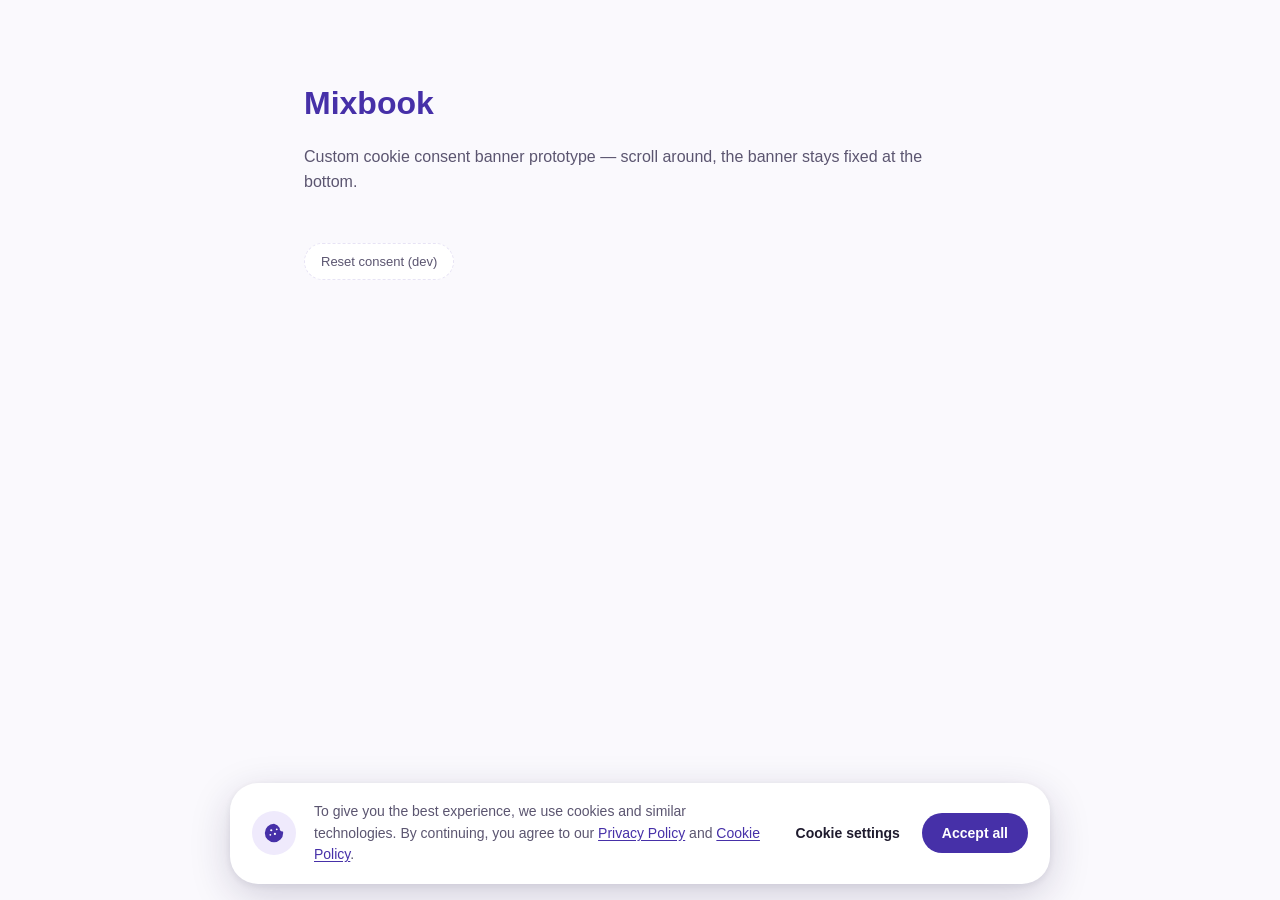
<file: index.html>
<!DOCTYPE html>
<html lang="en">
<head>
<meta charset="UTF-8" />
<meta name="viewport" content="width=device-width, initial-scale=1.0" />
<title>Mixbook Cookie Consent Prototype</title>
<link rel="stylesheet" href="styles.css" />
</head>
<body>

  <main class="page">
    <h1>Mixbook</h1>
    <p>Custom cookie consent banner prototype — scroll around, the banner stays fixed at the bottom.</p>
    <button id="resetConsentBtn" class="dev-reset-btn" type="button">Reset consent (dev)</button>
  </main>

  <!-- Cookie Banner -->
  <section
    id="cookieBanner"
    class="cookie-banner"
    role="region"
    aria-label="Cookie consent banner"
    hidden
  >
    <div class="cookie-banner__icon" aria-hidden="true">
      <svg width="22" height="22" viewBox="0 0 24 24" fill="none" xmlns="http://www.w3.org/2000/svg">
        <path d="M12 2a10 10 0 1 0 10 10c0-.6-.05-1.18-.15-1.74a3 3 0 0 1-3.6-3.6A10 10 0 0 0 12 2Z" fill="#4630A8"/>
        <circle cx="9" cy="9" r="1.2" fill="#fff"/>
        <circle cx="13" cy="13" r="1.2" fill="#fff"/>
        <circle cx="8" cy="14" r="1" fill="#fff"/>
        <circle cx="15" cy="8" r="1" fill="#fff"/>
      </svg>
    </div>

    <div class="cookie-banner__content">
      <p class="cookie-banner__text">
        To give you the best experience, we use cookies and similar technologies. By continuing, you agree to our
        <a href="https://www.mixbook.com/main/privacy" target="_blank" rel="noopener">Privacy Policy</a>
        and <a href="cookie-policy.html" target="_blank" rel="noopener">Cookie Policy</a>.
      </p>
    </div>

    <div class="cookie-banner__actions">
      <button id="openSettingsBtn" class="btn btn--text" type="button">Cookie settings</button>
      <button id="acceptAllBtn" class="btn btn--primary" type="button">Accept all</button>
    </div>
  </section>

  <!-- Overlay -->
  <div id="modalOverlay" class="modal-overlay" hidden></div>

  <!-- Preferences Modal -->
  <div
    id="settingsModal"
    class="modal"
    role="dialog"
    aria-modal="true"
    aria-labelledby="settingsModalTitle"
    hidden
  >
    <div class="modal__header">
      <h2 id="settingsModalTitle">Cookie settings</h2>
      <button id="closeSettingsBtn" class="modal__close" type="button" aria-label="Close cookie settings">
        <svg width="16" height="16" viewBox="0 0 16 16" fill="none" xmlns="http://www.w3.org/2000/svg">
          <path d="M1 1L15 15M15 1L1 15" stroke="currentColor" stroke-width="1.6" stroke-linecap="round"/>
        </svg>
      </button>
    </div>

    <p class="modal__intro">
      Choose which cookies you're okay with. Essential cookies are always on because the site needs them to work.
      You can change these anytime.
    </p>

    <ul class="cookie-categories">
      <li class="cookie-category">
        <div class="cookie-category__info">
          <span class="cookie-category__title">Essential cookies</span>
          <span class="cookie-category__desc">Required for core site features like login and checkout. Always on.</span>
        </div>
        <label class="toggle toggle--disabled">
          <input type="checkbox" checked disabled aria-label="Essential cookies, always on" />
          <span class="toggle__track"><span class="toggle__thumb"></span></span>
        </label>
      </li>

      <li class="cookie-category">
        <div class="cookie-category__info">
          <span class="cookie-category__title">Functional cookies</span>
          <span class="cookie-category__desc">Remember your preferences, like saved projects and settings.</span>
        </div>
        <label class="toggle">
          <input type="checkbox" id="toggle-functional" data-purpose="Functional" aria-label="Functional cookies" />
          <span class="toggle__track"><span class="toggle__thumb"></span></span>
        </label>
      </li>

      <li class="cookie-category">
        <div class="cookie-category__info">
          <span class="cookie-category__title">Analytics cookies</span>
          <span class="cookie-category__desc">Help us understand how Mixbook is used so we can improve it.</span>
        </div>
        <label class="toggle">
          <input type="checkbox" id="toggle-analytics" data-purpose="Analytics" aria-label="Analytics cookies" />
          <span class="toggle__track"><span class="toggle__thumb"></span></span>
        </label>
      </li>

      <li class="cookie-category">
        <div class="cookie-category__info">
          <span class="cookie-category__title">Advertising cookies</span>
          <span class="cookie-category__desc">Used to show you more relevant ads on and off Mixbook.</span>
        </div>
        <label class="toggle">
          <input type="checkbox" id="toggle-advertising" data-purpose="Advertising" aria-label="Advertising cookies" />
          <span class="toggle__track"><span class="toggle__thumb"></span></span>
        </label>
      </li>
    </ul>

    <div class="modal__actions">
      <button id="rejectAllBtn" class="btn btn--ghost" type="button">Reject all</button>
      <button id="savePreferencesBtn" class="btn btn--secondary" type="button">Save preferences</button>
      <button id="modalAcceptAllBtn" class="btn btn--primary" type="button">Accept all</button>
    </div>
  </div>

  <script src="script.js"></script>
</body>
</html>
</file>
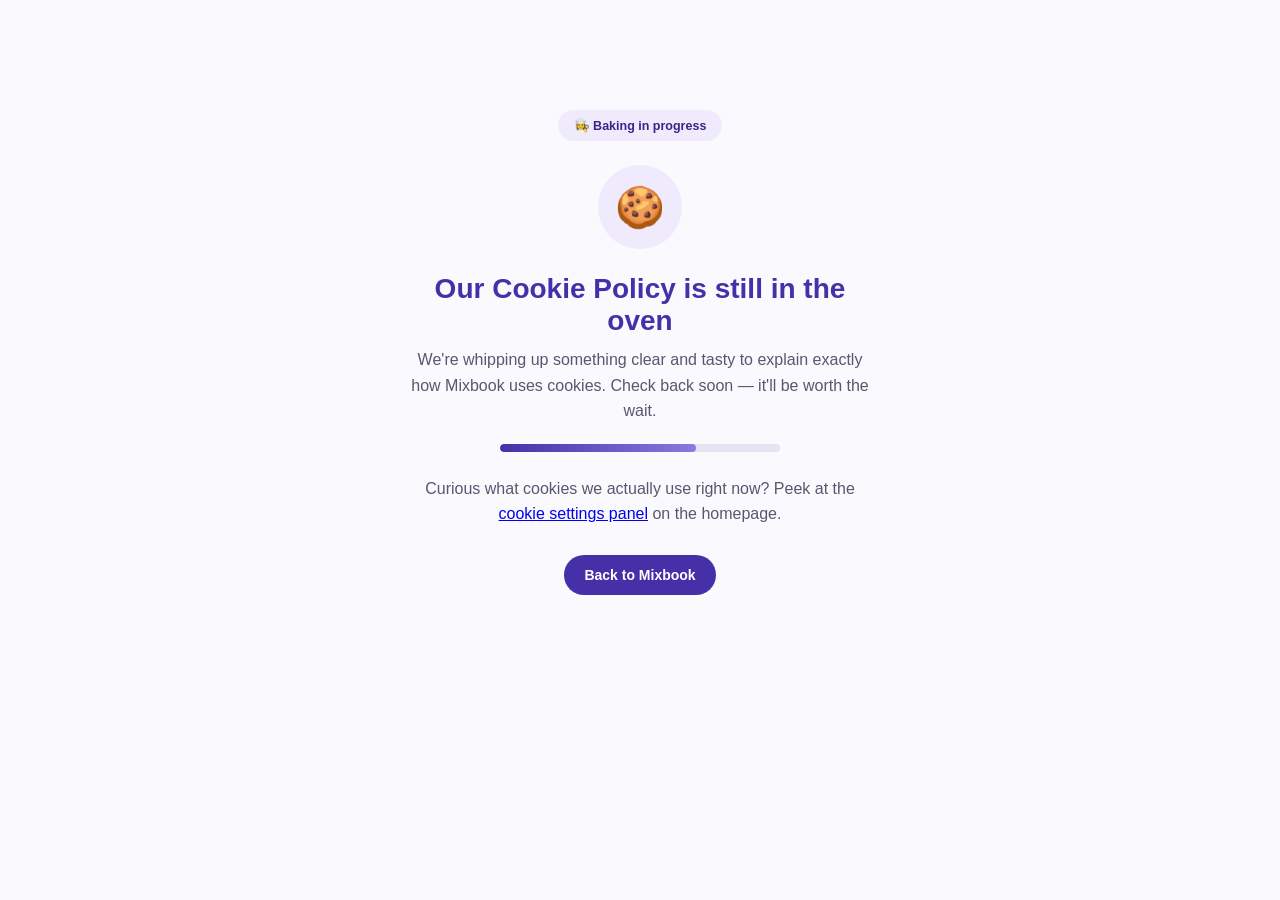
<file: cookie-policy.html>
<!DOCTYPE html>
<html lang="en">
<head>
<meta charset="UTF-8" />
<meta name="viewport" content="width=device-width, initial-scale=1.0" />
<title>Cookie Policy — Mixbook</title>
<link rel="stylesheet" href="styles.css" />
<style>
  .construction {
    position: relative;
    max-width: 520px;
    margin: 0 auto;
    padding: 110px 24px 80px;
    text-align: center;
    overflow: hidden;
  }

  .construction__crumbs span {
    position: absolute;
    font-size: 22px;
    opacity: 0;
    animation: crumb-fall 3.2s ease-in infinite;
  }
  .construction__crumbs span:nth-child(1) { left: 12%; animation-delay: 0s; }
  .construction__crumbs span:nth-child(2) { left: 30%; animation-delay: 0.6s; font-size: 16px; }
  .construction__crumbs span:nth-child(3) { left: 50%; animation-delay: 1.1s; font-size: 26px; }
  .construction__crumbs span:nth-child(4) { left: 68%; animation-delay: 1.7s; font-size: 18px; }
  .construction__crumbs span:nth-child(5) { left: 85%; animation-delay: 0.3s; font-size: 20px; }

  @keyframes crumb-fall {
    0%   { top: -40px; opacity: 0; transform: rotate(0deg); }
    10%  { opacity: 1; }
    90%  { opacity: 1; }
    100% { top: 100%; opacity: 0; transform: rotate(160deg); }
  }

  .construction__icon {
    width: 84px;
    height: 84px;
    margin: 0 auto 24px;
    border-radius: 50%;
    background: var(--color-primary-light);
    display: flex;
    align-items: center;
    justify-content: center;
    font-size: 40px;
    animation: bake-wobble 2.4s ease-in-out infinite;
  }

  @keyframes bake-wobble {
    0%, 100% { transform: rotate(-6deg) scale(1); }
    50% { transform: rotate(6deg) scale(1.06); }
  }

  .construction h1 {
    color: var(--color-primary);
    margin-bottom: 10px;
    font-size: 28px;
  }

  .construction p {
    color: var(--color-text-muted);
    line-height: 1.6;
    margin: 0 auto 20px;
  }

  .construction__badge {
    display: inline-flex;
    align-items: center;
    gap: 6px;
    background: var(--color-primary-light);
    color: var(--color-primary-dark);
    font-size: 12.5px;
    font-weight: 600;
    padding: 8px 16px;
    border-radius: var(--radius-pill);
    margin-bottom: 24px;
  }

  .construction__progress {
    width: 100%;
    max-width: 280px;
    height: 8px;
    margin: 0 auto 24px;
    border-radius: var(--radius-pill);
    background: var(--color-border);
    overflow: hidden;
  }

  .construction__progress-bar {
    height: 100%;
    width: 70%;
    border-radius: var(--radius-pill);
    background: linear-gradient(90deg, var(--color-primary), #8b78e0);
    animation: progress-pulse 1.8s ease-in-out infinite;
  }

  @keyframes progress-pulse {
    0%, 100% { opacity: 0.85; }
    50% { opacity: 1; }
  }

  .construction a.btn {
    display: inline-block;
    text-decoration: none;
  }

  @media (prefers-reduced-motion: reduce) {
    .construction__crumbs span,
    .construction__icon,
    .construction__progress-bar {
      animation: none !important;
    }
  }
</style>
</head>
<body>
  <main class="construction">
    <div class="construction__crumbs" aria-hidden="true">
      <span>🍪</span><span>🍪</span><span>🍪</span><span>🍪</span><span>🍪</span>
    </div>

    <span class="construction__badge">👩‍🍳 Baking in progress</span>

    <div class="construction__icon" aria-hidden="true">🍪</div>

    <h1>Our Cookie Policy is still in the oven</h1>
    <p>
      We're whipping up something clear and tasty to explain exactly how Mixbook uses cookies.
      Check back soon — it'll be worth the wait.
    </p>

    <div class="construction__progress" role="progressbar" aria-valuenow="70" aria-valuemin="0" aria-valuemax="100" aria-label="Page baking progress">
      <div class="construction__progress-bar"></div>
    </div>

    <p style="margin-bottom: 28px;">
      Curious what cookies we actually use right now? Peek at the
      <a href="index.html">cookie settings panel</a> on the homepage.
    </p>

    <a class="btn btn--primary" href="index.html">Back to Mixbook</a>
  </main>
</body>
</html>
</file>
<file: styles.css>
:root {
  --color-primary: #4630a8;
  --color-primary-dark: #392489;
  --color-primary-light: #efeafc;
  --color-text: #1f1b2e;
  --color-text-muted: #5b5570;
  --color-border: #e7e3f5;
  --color-bg: #ffffff;
  --radius-banner: 28px;
  --radius-card: 20px;
  --radius-pill: 999px;
  --shadow-banner: 0 12px 40px rgba(31, 22, 70, 0.18), 0 2px 8px rgba(31, 22, 70, 0.08);
  --shadow-modal: 0 24px 64px rgba(31, 22, 70, 0.28);
  --font-family: -apple-system, BlinkMacSystemFont, "Segoe UI", Roboto, Helvetica, Arial, sans-serif;
}

* {
  box-sizing: border-box;
}

html, body {
  margin: 0;
  padding: 0;
}

body {
  font-family: var(--font-family);
  color: var(--color-text);
  background: #faf9fd;
}

.page {
  max-width: 720px;
  margin: 0 auto;
  padding: 64px 24px 200px;
}

.page h1 {
  color: var(--color-primary);
}

.page p {
  color: var(--color-text-muted);
  line-height: 1.6;
}

.dev-reset-btn {
  margin-top: 32px;
  padding: 10px 16px;
  border-radius: var(--radius-pill);
  border: 1px dashed var(--color-border);
  background: #fff;
  color: var(--color-text-muted);
  font-size: 13px;
  cursor: pointer;
}

.dev-reset-btn:hover {
  border-color: var(--color-primary);
  color: var(--color-primary);
}

/* ---------- Cookie Banner ---------- */

.cookie-banner {
  position: fixed;
  left: 50%;
  bottom: 16px;
  transform: translate(-50%, 0);
  width: 820px;
  max-width: calc(100% - 32px);
  background: var(--color-bg);
  border-radius: var(--radius-banner);
  box-shadow: var(--shadow-banner);
  display: flex;
  align-items: center;
  gap: 18px;
  padding: 18px 22px;
  z-index: 1000;
  animation: banner-in 0.45s cubic-bezier(0.16, 1, 0.3, 1);
}

@keyframes banner-in {
  from {
    opacity: 0;
    transform: translate(-50%, 24px);
  }
  to {
    opacity: 1;
    transform: translate(-50%, 0);
  }
}

.cookie-banner__icon {
  flex: 0 0 auto;
  width: 44px;
  height: 44px;
  border-radius: 50%;
  background: var(--color-primary-light);
  display: flex;
  align-items: center;
  justify-content: center;
}

.cookie-banner__content {
  flex: 1 1 auto;
  min-width: 0;
}

.cookie-banner__text {
  margin: 0;
  font-size: 14px;
  line-height: 1.55;
  color: var(--color-text-muted);
}

.cookie-banner__text a {
  color: var(--color-primary);
  text-decoration: underline;
  text-underline-offset: 2px;
}

.cookie-banner__actions {
  flex: 0 0 auto;
  display: flex;
  align-items: center;
  gap: 8px;
  white-space: nowrap;
}

/* ---------- Buttons ---------- */

.btn {
  font-family: inherit;
  font-size: 14px;
  font-weight: 600;
  border-radius: var(--radius-pill);
  border: none;
  cursor: pointer;
  padding: 12px 20px;
  transition: background-color 0.15s ease, color 0.15s ease, box-shadow 0.15s ease, transform 0.15s ease;
}

.btn:focus-visible {
  outline: 2px solid var(--color-primary);
  outline-offset: 2px;
}

.btn--primary {
  background: var(--color-primary);
  color: #fff;
}

.btn--primary:hover {
  background: var(--color-primary-dark);
}

.btn--text {
  background: transparent;
  color: var(--color-text);
  padding: 12px 14px;
}

.btn--text:hover {
  color: var(--color-primary);
}

.btn--ghost {
  background: #fff;
  color: var(--color-text);
  border: 1px solid var(--color-border);
}

.btn--ghost:hover {
  border-color: var(--color-primary);
  color: var(--color-primary);
}

.btn--secondary {
  background: var(--color-primary-light);
  color: var(--color-primary-dark);
}

.btn--secondary:hover {
  background: #e3dbf8;
}

/* ---------- Overlay & Modal ---------- */

.modal-overlay {
  position: fixed;
  inset: 0;
  background: rgba(31, 22, 70, 0.45);
  z-index: 1100;
  animation: overlay-in 0.2s ease;
}

@keyframes overlay-in {
  from { opacity: 0; }
  to { opacity: 1; }
}

.modal {
  position: fixed;
  top: 50%;
  left: 50%;
  transform: translate(-50%, -50%);
  width: 520px;
  max-width: calc(100% - 32px);
  max-height: calc(100% - 64px);
  overflow-y: auto;
  background: var(--color-bg);
  border-radius: var(--radius-card);
  box-shadow: var(--shadow-modal);
  padding: 28px;
  z-index: 1200;
  animation: modal-in 0.25s cubic-bezier(0.16, 1, 0.3, 1);
}

@keyframes modal-in {
  from {
    opacity: 0;
    transform: translate(-50%, -48%) scale(0.98);
  }
  to {
    opacity: 1;
    transform: translate(-50%, -50%) scale(1);
  }
}

.modal__header {
  display: flex;
  align-items: center;
  justify-content: space-between;
  margin-bottom: 12px;
}

.modal__header h2 {
  margin: 0;
  font-size: 20px;
  color: var(--color-text);
}

.modal__close {
  background: var(--color-primary-light);
  border: none;
  width: 32px;
  height: 32px;
  border-radius: 50%;
  display: flex;
  align-items: center;
  justify-content: center;
  color: var(--color-primary-dark);
  cursor: pointer;
}

.modal__close:hover {
  background: #e3dbf8;
}

.modal__close:focus-visible {
  outline: 2px solid var(--color-primary);
  outline-offset: 2px;
}

.modal__intro {
  margin: 0 0 20px;
  font-size: 14px;
  line-height: 1.6;
  color: var(--color-text-muted);
}

.cookie-categories {
  list-style: none;
  margin: 0 0 24px;
  padding: 0;
  display: flex;
  flex-direction: column;
  gap: 14px;
}

.cookie-category {
  display: flex;
  align-items: flex-start;
  justify-content: space-between;
  gap: 16px;
  padding: 14px 16px;
  background: #faf9fd;
  border: 1px solid var(--color-border);
  border-radius: var(--radius-card);
}

.cookie-category__info {
  display: flex;
  flex-direction: column;
  gap: 4px;
}

.cookie-category__title {
  font-size: 14px;
  font-weight: 600;
  color: var(--color-text);
}

.cookie-category__desc {
  font-size: 12.5px;
  line-height: 1.5;
  color: var(--color-text-muted);
}

/* ---------- Toggle switch ---------- */

.toggle {
  position: relative;
  flex: 0 0 auto;
  display: inline-flex;
  cursor: pointer;
  margin-top: 2px;
}

.toggle input {
  position: absolute;
  opacity: 0;
  width: 1px;
  height: 1px;
  margin: 0;
}

.toggle__track {
  width: 42px;
  height: 24px;
  border-radius: var(--radius-pill);
  background: #d8d3ee;
  display: inline-block;
  position: relative;
  transition: background-color 0.15s ease;
}

.toggle__thumb {
  position: absolute;
  top: 3px;
  left: 3px;
  width: 18px;
  height: 18px;
  border-radius: 50%;
  background: #fff;
  box-shadow: 0 1px 3px rgba(0, 0, 0, 0.25);
  transition: transform 0.15s ease;
}

.toggle input:checked + .toggle__track {
  background: var(--color-primary);
}

.toggle input:checked + .toggle__track .toggle__thumb {
  transform: translateX(18px);
}

.toggle input:focus-visible + .toggle__track {
  outline: 2px solid var(--color-primary);
  outline-offset: 2px;
}

.toggle--disabled {
  cursor: not-allowed;
}

.toggle--disabled .toggle__track {
  background: var(--color-primary);
  opacity: 0.55;
}

.modal__actions {
  display: flex;
  flex-wrap: wrap;
  gap: 10px;
  justify-content: flex-end;
}

/* ---------- Reduced motion ---------- */

@media (prefers-reduced-motion: reduce) {
  .cookie-banner,
  .modal,
  .modal-overlay {
    animation: none !important;
  }
  .toggle__thumb,
  .toggle__track,
  .btn {
    transition: none !important;
  }
}

/* ---------- Mobile ---------- */

@media (max-width: 640px) {
  .cookie-banner {
    bottom: 0;
    left: 0;
    right: 0;
    transform: none;
    width: 100%;
    max-width: 100%;
    border-radius: 24px 24px 0 0;
    flex-direction: column;
    align-items: stretch;
    padding: 20px 18px calc(20px + env(safe-area-inset-bottom));
    gap: 14px;
  }

  @keyframes banner-in {
    from {
      opacity: 0;
      transform: translateY(32px);
    }
    to {
      opacity: 1;
      transform: translateY(0);
    }
  }

  .cookie-banner__icon {
    display: none;
  }

  .cookie-banner__actions {
    flex-direction: column-reverse;
    align-items: stretch;
    gap: 8px;
  }

  .cookie-banner__actions .btn {
    width: 100%;
    text-align: center;
    padding: 13px 20px;
  }

  .modal {
    top: auto;
    bottom: 0;
    left: 0;
    right: 0;
    transform: none;
    width: 100%;
    max-width: 100%;
    max-height: calc(100% - 40px);
    border-radius: 24px 24px 0 0;
    padding: 22px 18px calc(22px + env(safe-area-inset-bottom));
  }

  @keyframes modal-in {
    from {
      opacity: 0;
      transform: translateY(24px);
    }
    to {
      opacity: 1;
      transform: translateY(0);
    }
  }

  .modal__actions {
    flex-direction: column-reverse;
  }

  .modal__actions .btn {
    width: 100%;
    text-align: center;
  }
}
</file>
